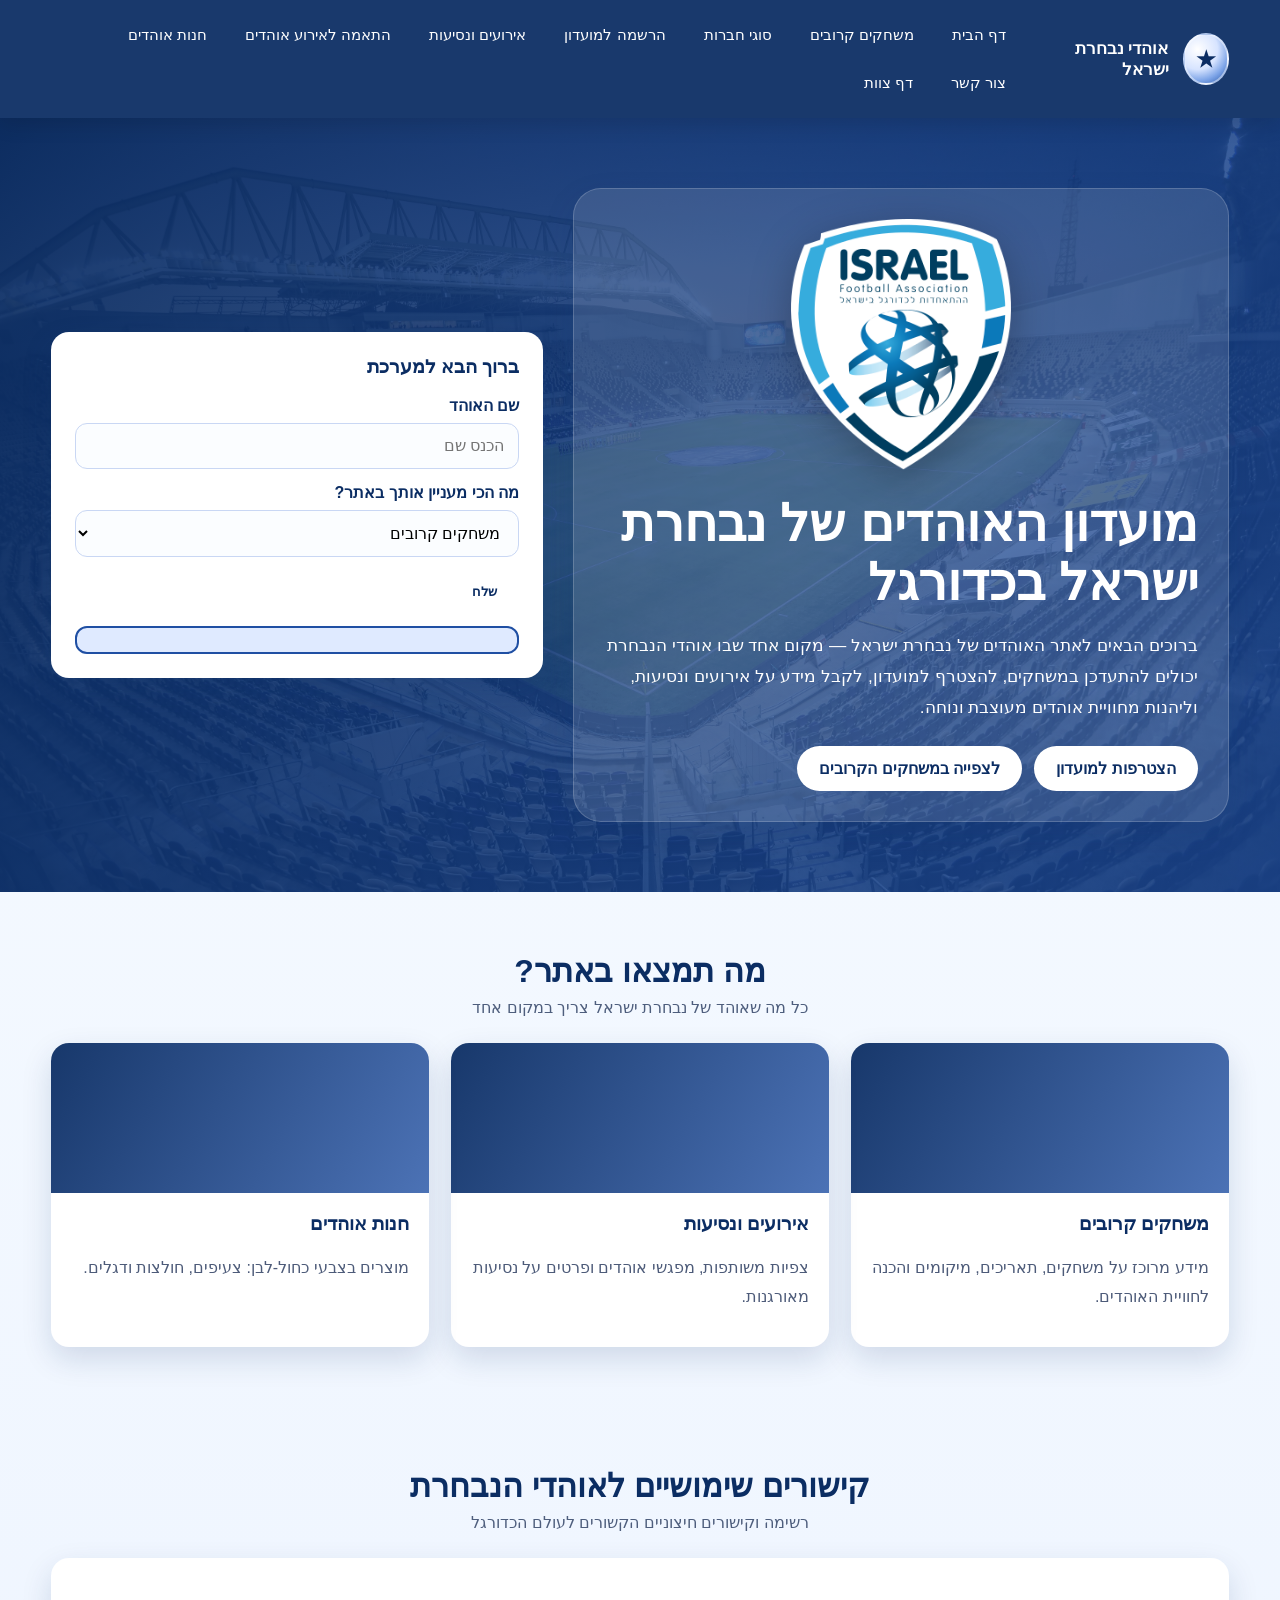
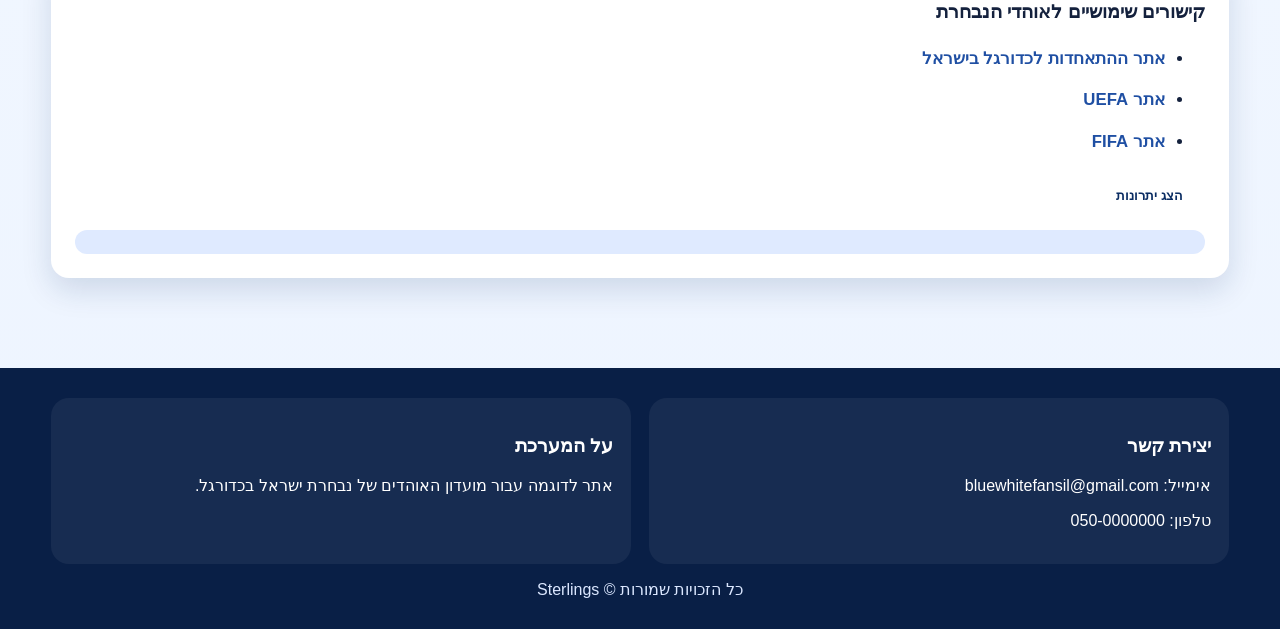
<file: index.html>
<!DOCTYPE html>
<html lang="he">
<head>
    <meta charset="UTF-8">
    <meta name="viewport" content="width=device-width, initial-scale=1.0">
    <title>אוהדי נבחרת ישראל - דף הבית</title>
    <link rel="stylesheet" href="style.css">
    <script src="script.js"></script>
</head>
<body>

<header>
    <div class="navbar">
        <div class="brand">
            <div class="logo-circle">★</div>
            <div>אוהדי נבחרת ישראל</div>
        </div>
        <nav class="nav-links">
            <a href="index.html">דף הבית</a>
            <a href="games.html">משחקים קרובים</a>
            <a href="join.html">סוגי חברות</a>
            <a href="join_db.php">הרשמה למועדון</a>
            <a href="events.html">אירועים ונסיעות</a>
            <a href="fan_event_check.html">התאמה לאירוע אוהדים</a>
            <a href="shop.html">חנות אוהדים</a>
            <a href="contact.html">צור קשר</a>
            <a href="team.html">דף צוות</a>
        </nav>
    </div>
</header>

<section class="hero">
    <div class="container hero-grid">
        <div class="hero-card">
            <img src="Israel_football_association.png" alt="לוגו ההתאחדות לכדורגל בישראל" class="home-logo">
            <h1>מועדון האוהדים של נבחרת ישראל בכדורגל</h1>
            <p>
                ברוכים הבאים לאתר האוהדים של נבחרת ישראל — מקום אחד שבו אוהדי הנבחרת יכולים
                להתעדכן במשחקים, להצטרף למועדון, לקבל מידע על אירועים ונסיעות,
                וליהנות מחוויית אוהדים מעוצבת ונוחה.
            </p>
            <div class="hero-actions">
                <a class="btn btn-primary" href="join.html">הצטרפות למועדון</a>
                <a class="btn btn-primary" href="games.html">לצפייה במשחקים הקרובים</a>
            </div>
        </div>

        <div class="hero-form">
            <div class="panel">
                <h3>ברוך הבא למערכת</h3>
                <div class="form-row">
                    <label for="fanName">שם האוהד</label>
                    <input type="text" id="fanName" placeholder="הכנס שם">
                </div>
                <div class="form-row">
                    <label for="favoriteArea">מה הכי מעניין אותך באתר?</label>
                    <select id="favoriteArea">
                        <option>משחקים קרובים</option>
                        <option>אירועים ונסיעות</option>
                        <option>חנות אוהדים</option>
                        <option>הצטרפות למועדון</option>
                    </select>
                </div>
                <button class="btn btn-primary" onclick="showGreeting()">שלח</button>
                <div class="notice" id="welcomeResult"></div>
            </div>
        </div>
    </div>
</section>

<section class="section">
    <div class="container">
        <div class="section-title">
            <h2>מה תמצאו באתר?</h2>
            <p>כל מה שאוהד של נבחרת ישראל צריך במקום אחד</p>
        </div>

        <div class="cards">
            <div class="card">
                <div class="card-top"></div>
                <div class="card-body">
                    <h3>משחקים קרובים</h3>
                    <p class="meta">מידע מרוכז על משחקים, תאריכים, מיקומים והכנה לחוויית האוהדים.</p>
                </div>
            </div>

            <div class="card">
                <div class="card-top"></div>
                <div class="card-body">
                    <h3>אירועים ונסיעות</h3>
                    <p class="meta">צפיות משותפות, מפגשי אוהדים ופרטים על נסיעות מאורגנות.</p>
                </div>
            </div>

            <div class="card">
                <div class="card-top"></div>
                <div class="card-body">
                    <h3>חנות אוהדים</h3>
                    <p class="meta">מוצרים בצבעי כחול-לבן: צעיפים, חולצות ודגלים.</p>
                </div>
            </div>
        </div>
    </div>
</section>

<section class="section">
    <div class="container">
        <div class="section-title">
            <h2>קישורים שימושיים לאוהדי הנבחרת</h2>
            <p>רשימה וקישורים חיצוניים הקשורים לעולם הכדורגל</p>
        </div>

        <div class="panel">
            <h3>קישורים שימושיים לאוהדי הנבחרת</h3>

            <ul class="external-links">
                <li>
                    <a href="https://www.football.org.il" target="_blank">
                        אתר ההתאחדות לכדורגל בישראל
                    </a>
                </li>
                <li>
                    <a href="https://www.uefa.com" target="_blank">
                        אתר UEFA
                    </a>
                </li>
                <li>
                    <a href="https://www.fifa.com" target="_blank">
                        אתר FIFA
                    </a>
                </li>
            </ul>
            <button class="btn btn-primary" onclick="showFanBenefits()">הצג יתרונות</button>
<div class="notice" id="benefitsOutput"></div>
        </div>
    </div>
</section>

<footer>
    <div class="footer-grid">
        <div class="footer-box">
            <h3>יצירת קשר</h3>
            <p>אימייל: bluewhitefansil@gmail.com</p>
            <p>טלפון: 050-0000000</p>
        </div>
        <div class="footer-box">
            <h3>על המערכת</h3>
            <p>אתר לדוגמה עבור מועדון האוהדים של נבחרת ישראל בכדורגל.</p>
        </div>
    </div>
    <div class="small-center">כל הזכויות שמורות © Sterlings </div>
</footer>

</body>
</html>
</file>
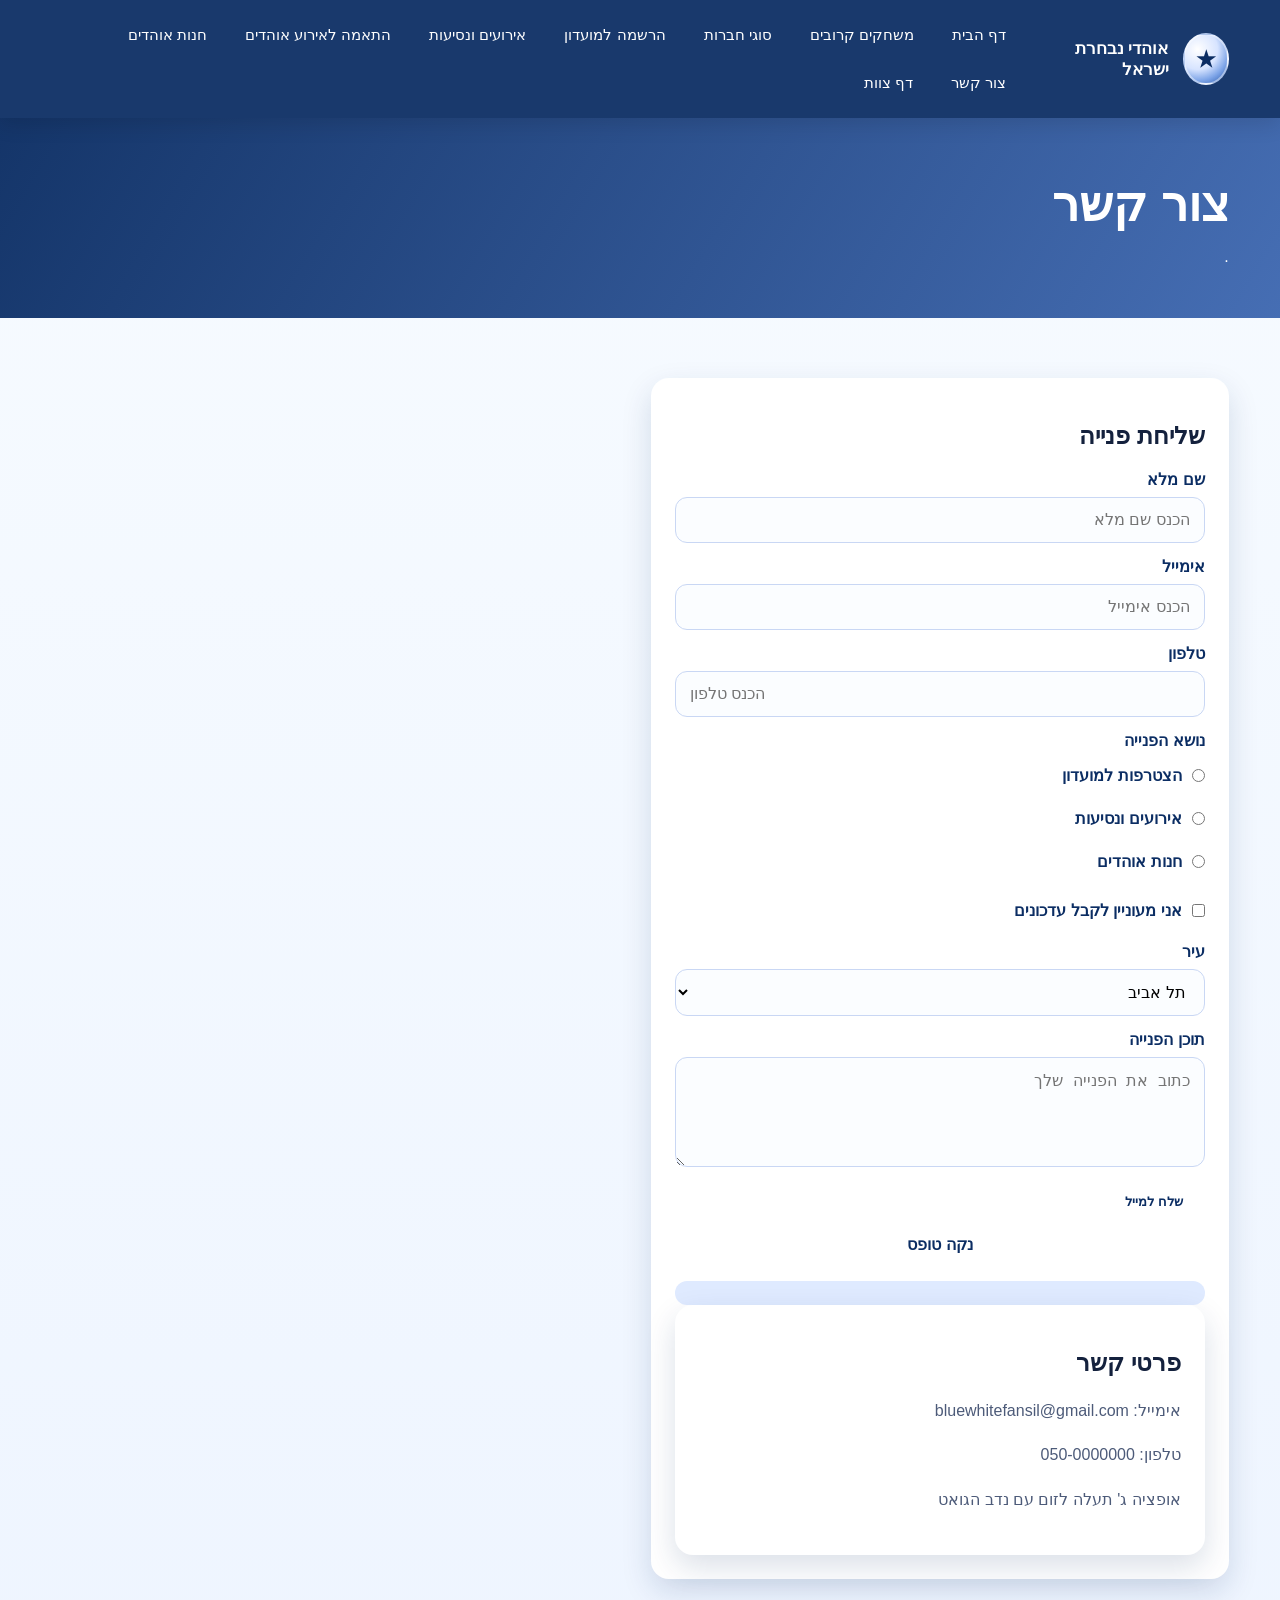
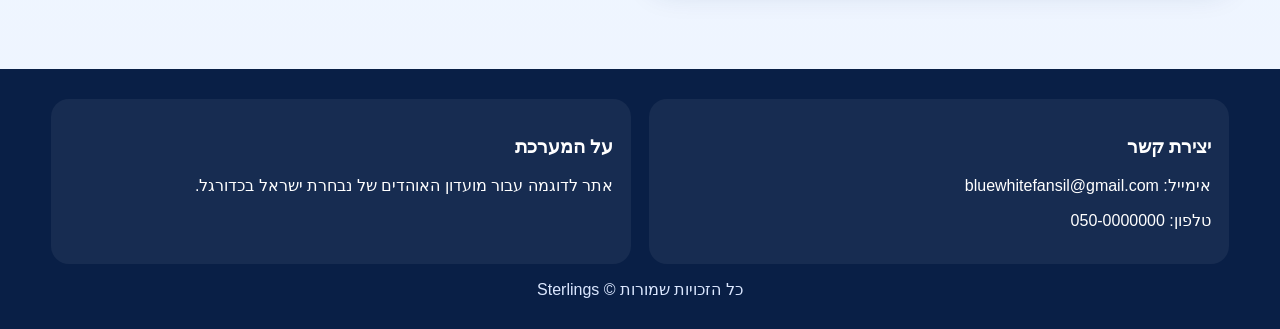
<file: contact.html>
<!DOCTYPE html>
<html lang="he">
<head>
    <meta charset="UTF-8">
    <meta name="viewport" content="width=device-width, initial-scale=1.0">
    <title>צור קשר</title>
    <link rel="stylesheet" href="style.css">
    <script src="script.js"></script>
</head>
<body>

<header>
    <div class="navbar">
        <div class="brand">
            <div class="logo-circle">★</div>
            <div>אוהדי נבחרת ישראל</div>
        </div>
         <nav class="nav-links">
            <a href="index.html">דף הבית</a>
            <a href="games.html">משחקים קרובים</a>
            <a href="join.html">סוגי חברות</a>
            <a href="join_db.php">הרשמה למועדון</a>
            <a href="events.html">אירועים ונסיעות</a>
            <a href="fan_event_check.html">התאמה לאירוע אוהדים</a>
            <a href="shop.html">חנות אוהדים</a>
            <a href="contact.html">צור קשר</a>
            <a href="team.html">דף צוות</a>
        </nav>
    </div>
</header>

<section class="page-hero">
    <div class="container">
        <h1>צור קשר</h1>
        <p>.</p>
    </div>
</section>

<section class="section">
    <div class="container split">
        <div class="panel">
            <h2>שליחת פנייה</h2>
            <form class="contact-form">
    <div class="form-row">
        <label for="contactName">שם מלא</label>
        <input type="text" id="contactName" name="fullName" placeholder="הכנס שם מלא">
    </div>

    <div class="form-row">
        <label for="contactEmail">אימייל</label>
        <input type="email" id="contactEmail" name="email" placeholder="הכנס אימייל">
    </div>

    <div class="form-row">
        <label for="contactPhone">טלפון</label>
        <input type="tel" id="contactPhone" name="phone" placeholder="הכנס טלפון">
    </div>

    <div class="form-row">
    <label>נושא הפנייה</label>

    <div class="choice-row">
        <input type="radio" id="topicJoin" name="topic" value="join">
        <label for="topicJoin">הצטרפות למועדון</label>
    </div>

    <div class="choice-row">
        <input type="radio" id="topicEvents" name="topic" value="events">
        <label for="topicEvents">אירועים ונסיעות</label>
    </div>

    <div class="choice-row">
        <input type="radio" id="topicShop" name="topic" value="shop">
        <label for="topicShop">חנות אוהדים</label>
    </div>
</div>

    <div class="form-row">
        <div class="choice-row">
            <input type="checkbox" id="updates" name="updates" value="yes">
            <label for="updates">אני מעוניין לקבל עדכונים</label>
        </div>
    </div>

    <div class="form-row">
        <label for="contactCity">עיר</label>
        <select id="contactCity" name="city">
            <option value="תל אביב">תל אביב</option>
            <option value="חיפה">חיפה</option>
            <option value="ירושלים">ירושלים</option>
            <option value="באר שבע">באר שבע</option>
            <option value="אחר">אחר</option>
        </select>
    </div>

    <div class="form-row">
        <label for="contactMessage">תוכן הפנייה</label>
        <textarea id="contactMessage" name="message" placeholder="כתוב את הפנייה שלך"></textarea>
    </div>


    <button type="button" class="btn btn-primary" onclick="sendMail()">שלח למייל</button>
    <input type="reset" class="btn btn-primary" value="נקה טופס">

    <div class="notice" id="contactResult"></div>
</form>

        <div class="panel">
            <h2>פרטי קשר</h2>
            <p class="meta">אימייל: bluewhitefansil@gmail.com</p>
            <p class="meta">טלפון: 050-0000000</p>
            <p class="meta">אופציה ג' תעלה לזום עם נדב הגואט</p>
        </div>
    </div>
</section>

<footer>
    <div class="footer-grid">
        <div class="footer-box">
            <h3>יצירת קשר</h3>
            <p>אימייל: bluewhitefansil@gmail.com</p>
            <p>טלפון: 050-0000000</p>
        </div>
        <div class="footer-box">
            <h3>על המערכת</h3>
            <p>אתר לדוגמה עבור מועדון האוהדים של נבחרת ישראל בכדורגל.</p>
        </div>
    </div>
    <div class="small-center">כל הזכויות שמורות © Sterlings </div>
</footer>

</body>
</html>
</file>
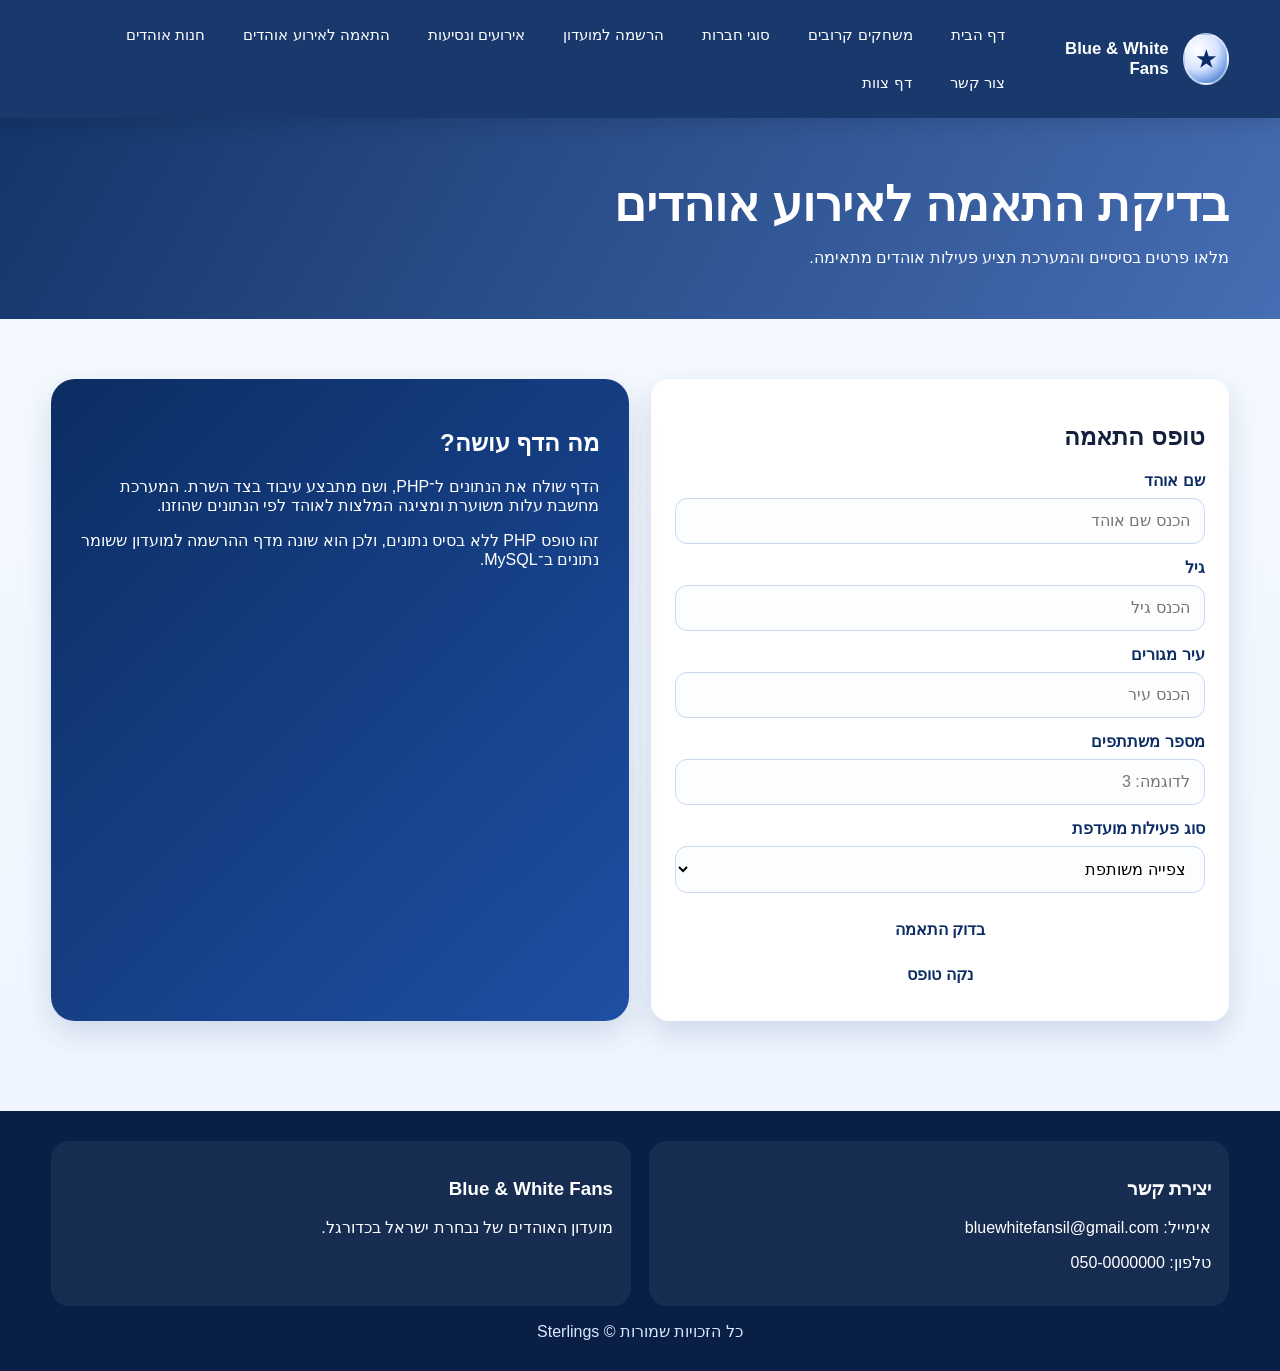
<file: fan_event_check.html>
<!DOCTYPE html>
<html lang="he">
<head>
    <meta charset="UTF-8">
    <meta name="viewport" content="width=device-width, initial-scale=1.0">
    <title>התאמה לאירוע אוהדים</title>
    <link rel="stylesheet" href="style.css">
    <script src="script.js"></script>
</head>
<body>

<header>
    <div class="navbar">
        <div class="brand">
            <div class="logo-circle">★</div>
            <div>Blue & White Fans</div>
        </div>

        <nav class="nav-links">
            <a href="index.html">דף הבית</a>
            <a href="games.html">משחקים קרובים</a>
            <a href="join.html">סוגי חברות</a>
            <a href="join_db.php">הרשמה למועדון</a>
            <a href="events.html">אירועים ונסיעות</a>
            <a href="fan_event_check.html">התאמה לאירוע אוהדים</a>
            <a href="shop.html">חנות אוהדים</a>
            <a href="contact.html">צור קשר</a>
            <a href="team.html">דף צוות</a>
        </nav>
    </div>
</header>

<section class="page-hero">
    <div class="container">
        <h1>בדיקת התאמה לאירוע אוהדים</h1>
        <p>מלאו פרטים בסיסיים והמערכת תציע פעילות אוהדים מתאימה.</p>
    </div>
</section>

<section class="section">
    <div class="container split">

        <div class="panel">
            <h2>טופס התאמה</h2>

            <form action="fan_event_check.php" method="post">
                <div class="form-row">
                    <label for="fanName">שם אוהד</label>
                    <input type="text" id="fanName" name="fanName" placeholder="הכנס שם אוהד">
                </div>

                <div class="form-row">
                    <label for="age">גיל</label>
                    <input type="number" id="age" name="age" min="1" placeholder="הכנס גיל">
                </div>

                <div class="form-row">
                    <label for="city">עיר מגורים</label>
                    <input type="text" id="city" name="city" placeholder="הכנס עיר">
                </div>

                <div class="form-row">
                    <label for="participants">מספר משתתפים</label>
                    <input type="number" id="participants" name="participants" min="1" placeholder="לדוגמה: 3">
                </div>

                <div class="form-row">
                    <label for="activityType">סוג פעילות מועדפת</label>
                    <select id="activityType" name="activityType">
                        <option value="צפייה משותפת">צפייה משותפת</option>
                        <option value="נסיעה למשחק">נסיעה למשחק</option>
                        <option value="מפגש אוהדים">מפגש אוהדים</option>
                    </select>
                </div>

                <input type="submit" class="btn btn-primary" value="בדוק התאמה">
                <input type="reset" class="btn btn-primary" value="נקה טופס">
            </form>
        </div>

        <div class="banner">
            <h2>מה הדף עושה?</h2>
            <p>
                הדף שולח את הנתונים ל־PHP, ושם מתבצע עיבוד בצד השרת.
                המערכת מחשבת עלות משוערת ומציגה המלצות לאוהד לפי הנתונים שהוזנו.
            </p>
            <p>
                זהו טופס PHP ללא בסיס נתונים, ולכן הוא שונה מדף ההרשמה למועדון ששומר נתונים ב־MySQL.
            </p>
        </div>

    </div>
</section>

<footer>
    <div class="footer-grid">
        <div class="footer-box">
            <h3>יצירת קשר</h3>
            <p>אימייל: bluewhitefansil@gmail.com</p>
            <p>טלפון: 050-0000000</p>
        </div>

        <div class="footer-box">
            <h3>Blue & White Fans</h3>
            <p>מועדון האוהדים של נבחרת ישראל בכדורגל.</p>
        </div>
    </div>

    <div class="small-center">כל הזכויות שמורות © Sterlings </div>
</footer>

</body>
</html>
</file>
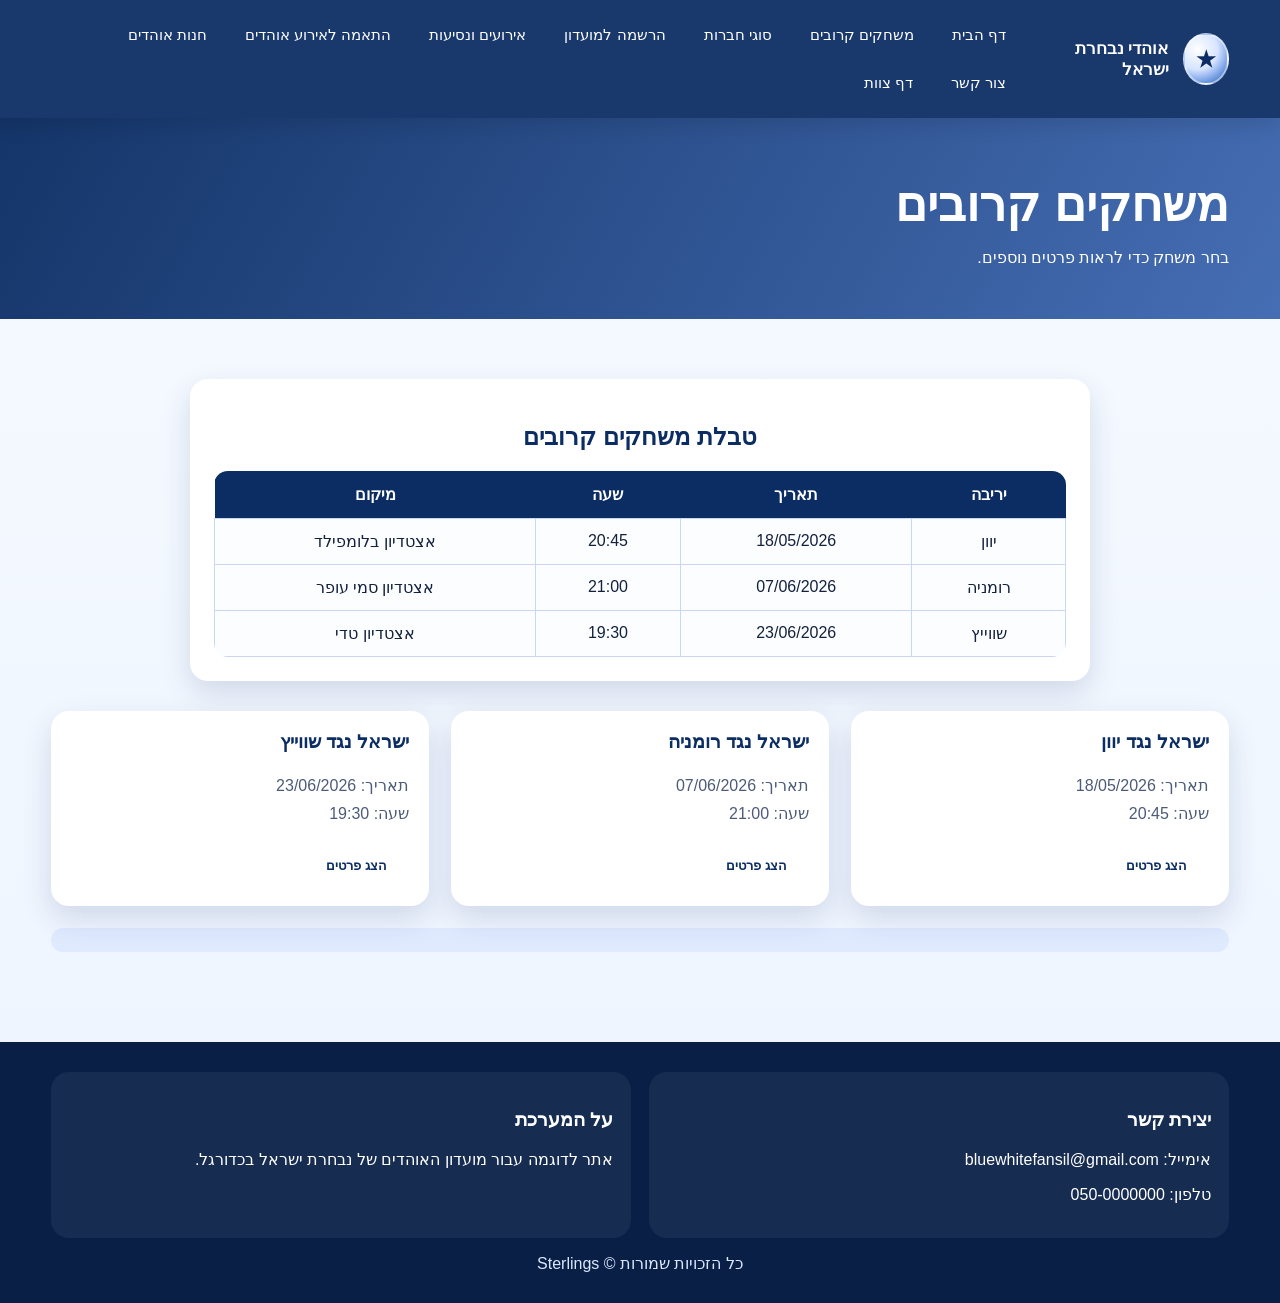
<file: games.html>
<!DOCTYPE html>
<html lang="he">
<head>
    <meta charset="UTF-8">
    <meta name="viewport" content="width=device-width, initial-scale=1.0">
    <title>משחקים קרובים</title>
    <link rel="stylesheet" href="style.css">
    <script src="script.js"></script>
</head>
<body>

<header>
    <div class="navbar">
        <div class="brand">
            <div class="logo-circle">★</div>
            <div>אוהדי נבחרת ישראל</div>
        </div>
         <nav class="nav-links">
            <a href="index.html">דף הבית</a>
            <a href="games.html">משחקים קרובים</a>
            <a href="join.html">סוגי חברות</a>
            <a href="join_db.php">הרשמה למועדון</a>
            <a href="events.html">אירועים ונסיעות</a>
            <a href="fan_event_check.html">התאמה לאירוע אוהדים</a>
            <a href="shop.html">חנות אוהדים</a>
            <a href="contact.html">צור קשר</a>
            <a href="team.html">דף צוות</a>
        </nav>
    </div>
</header>

<section class="page-hero">
    <div class="container">
        <h1>משחקים קרובים</h1>
        <p>בחר משחק כדי לראות פרטים נוספים.</p>
    </div>
</section>

<section class="section">
    <div class="container">
        <div class="panel games-table-box">
    <h2>טבלת משחקים קרובים</h2>

    <table class="games-table">
        <tr>
            <th>יריבה</th>
            <th>תאריך</th>
            <th>שעה</th>
            <th>מיקום</th>
        </tr>
        <tr>
            <td>יוון</td>
            <td>18/05/2026</td>
            <td>20:45</td>
            <td>אצטדיון בלומפילד</td>
        </tr>
        <tr>
            <td>רומניה</td>
            <td>07/06/2026</td>
            <td>21:00</td>
            <td>אצטדיון סמי עופר</td>
        </tr>
        <tr>
            <td>שווייץ</td>
            <td>23/06/2026</td>
            <td>19:30</td>
            <td>אצטדיון טדי</td>
        </tr>
    </table>
</div>
        <div class="cards">
            <div class="card"><div class="card-body">
                <h3>ישראל נגד יוון</h3>
                <p class="meta">תאריך: 18/05/2026<br>שעה: 20:45</p>
                <button class="btn btn-primary" onclick="showGameInfo('יוון','18/05/2026','אצטדיון בלומפילד')">הצג פרטים</button>
            </div></div>
            <div class="card"><div class="card-body">
                <h3>ישראל נגד רומניה</h3>
                <p class="meta">תאריך: 07/06/2026<br>שעה: 21:00</p>
                <button class="btn btn-primary" onclick="showGameInfo('רומניה','07/06/2026','אצטדיון סמי עופר')">הצג פרטים</button>
            </div></div>
            <div class="card"><div class="card-body">
                <h3>ישראל נגד שווייץ</h3>
                <p class="meta">תאריך: 23/06/2026<br>שעה: 19:30</p>
                <button class="btn btn-primary" onclick="showGameInfo('שווייץ','23/06/2026','אצטדיון טדי')">הצג פרטים</button>
            </div></div>
        </div>
        <div class="notice" id="gameInfo" style="margin-top:22px;"></div>
    </div>
</section>

<footer>
    <div class="footer-grid">
        <div class="footer-box">
            <h3>יצירת קשר</h3>
            <p>אימייל: bluewhitefansil@gmail.com</p>
            <p>טלפון: 050-0000000</p>
        </div>
        <div class="footer-box">
            <h3>על המערכת</h3>
            <p>אתר לדוגמה עבור מועדון האוהדים של נבחרת ישראל בכדורגל.</p>
        </div>
    </div>
    <div class="small-center">כל הזכויות שמורות © Sterlings </div>
</footer>

</body>
</html>
</file>
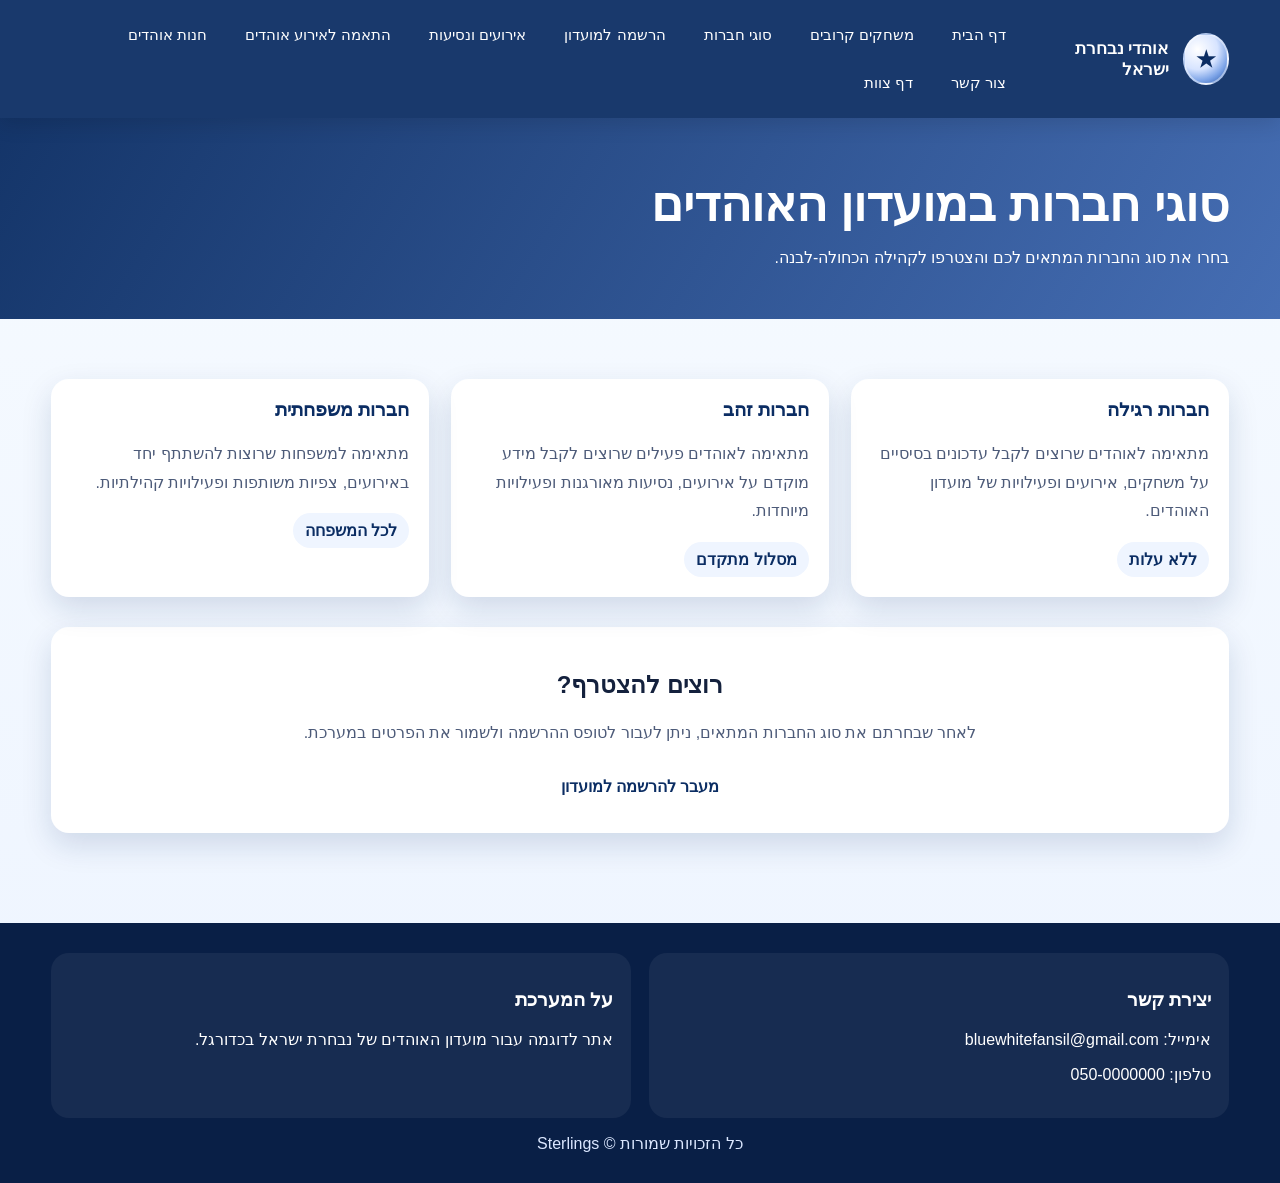
<file: join.html>
<!DOCTYPE html>
<html lang="he">
<head>
    <meta charset="UTF-8">
    <meta name="viewport" content="width=device-width, initial-scale=1.0">
    <title>הצטרפות למועדון</title>
    <link rel="stylesheet" href="style.css">
    <script src="script.js"></script>
</head>
<body>

<header>
    <div class="navbar">
        <div class="brand">
            <div class="logo-circle">★</div>
            <div>אוהדי נבחרת ישראל</div>
        </div>
        <nav class="nav-links">
            <a href="index.html">דף הבית</a>
            <a href="games.html">משחקים קרובים</a>
            <a href="join.html">סוגי חברות</a>
            <a href="join_db.php">הרשמה למועדון</a>
            <a href="events.html">אירועים ונסיעות</a>
            <a href="fan_event_check.html">התאמה לאירוע אוהדים</a>
            <a href="shop.html">חנות אוהדים</a>
            <a href="contact.html">צור קשר</a>
            <a href="team.html">דף צוות</a>
        </nav>
    </div>
</header>

<section class="page-hero">
    <div class="container">
        <h1>סוגי חברות במועדון האוהדים</h1>
        <p>בחרו את סוג החברות המתאים לכם והצטרפו לקהילה הכחולה-לבנה.</p>
    </div>
</section>

<section class="section">
    <div class="container">
        <div class="cards">

            <div class="card">
                <div class="card-body">
                    <h3>חברות רגילה</h3>
                    <p class="meta">
                        מתאימה לאוהדים שרוצים לקבל עדכונים בסיסיים על משחקים,
                        אירועים ופעילויות של מועדון האוהדים.
                    </p>
                    <span class="price-tag">ללא עלות</span>
                </div>
            </div>

            <div class="card">
                <div class="card-body">
                    <h3>חברות זהב</h3>
                    <p class="meta">
                        מתאימה לאוהדים פעילים שרוצים לקבל מידע מוקדם על אירועים,
                        נסיעות מאורגנות ופעילויות מיוחדות.
                    </p>
                    <span class="price-tag">מסלול מתקדם</span>
                </div>
            </div>

            <div class="card">
                <div class="card-body">
                    <h3>חברות משפחתית</h3>
                    <p class="meta">
                        מתאימה למשפחות שרוצות להשתתף יחד באירועים,
                        צפיות משותפות ופעילויות קהילתיות.
                    </p>
                    <span class="price-tag">לכל המשפחה</span>
                </div>
            </div>

        </div>

        <div class="panel" style="margin-top: 30px; text-align: center;">
            <h2>רוצים להצטרף?</h2>
            <p class="meta">
                לאחר שבחרתם את סוג החברות המתאים, ניתן לעבור לטופס ההרשמה
                ולשמור את הפרטים במערכת.
            </p>

            <a href="join_db.php" class="btn btn-primary">מעבר להרשמה למועדון</a>
        </div>
    </div>
</section>

<footer>
    <div class="footer-grid">
        <div class="footer-box">
            <h3>יצירת קשר</h3>
            <p>אימייל: bluewhitefansil@gmail.com</p>
            <p>טלפון: 050-0000000</p>
        </div>
        <div class="footer-box">
            <h3>על המערכת</h3>
            <p>אתר לדוגמה עבור מועדון האוהדים של נבחרת ישראל בכדורגל.</p>
        </div>
    </div>
    <div class="small-center">כל הזכויות שמורות © Sterlings </div>
</footer>

</body>
</html>
</file>
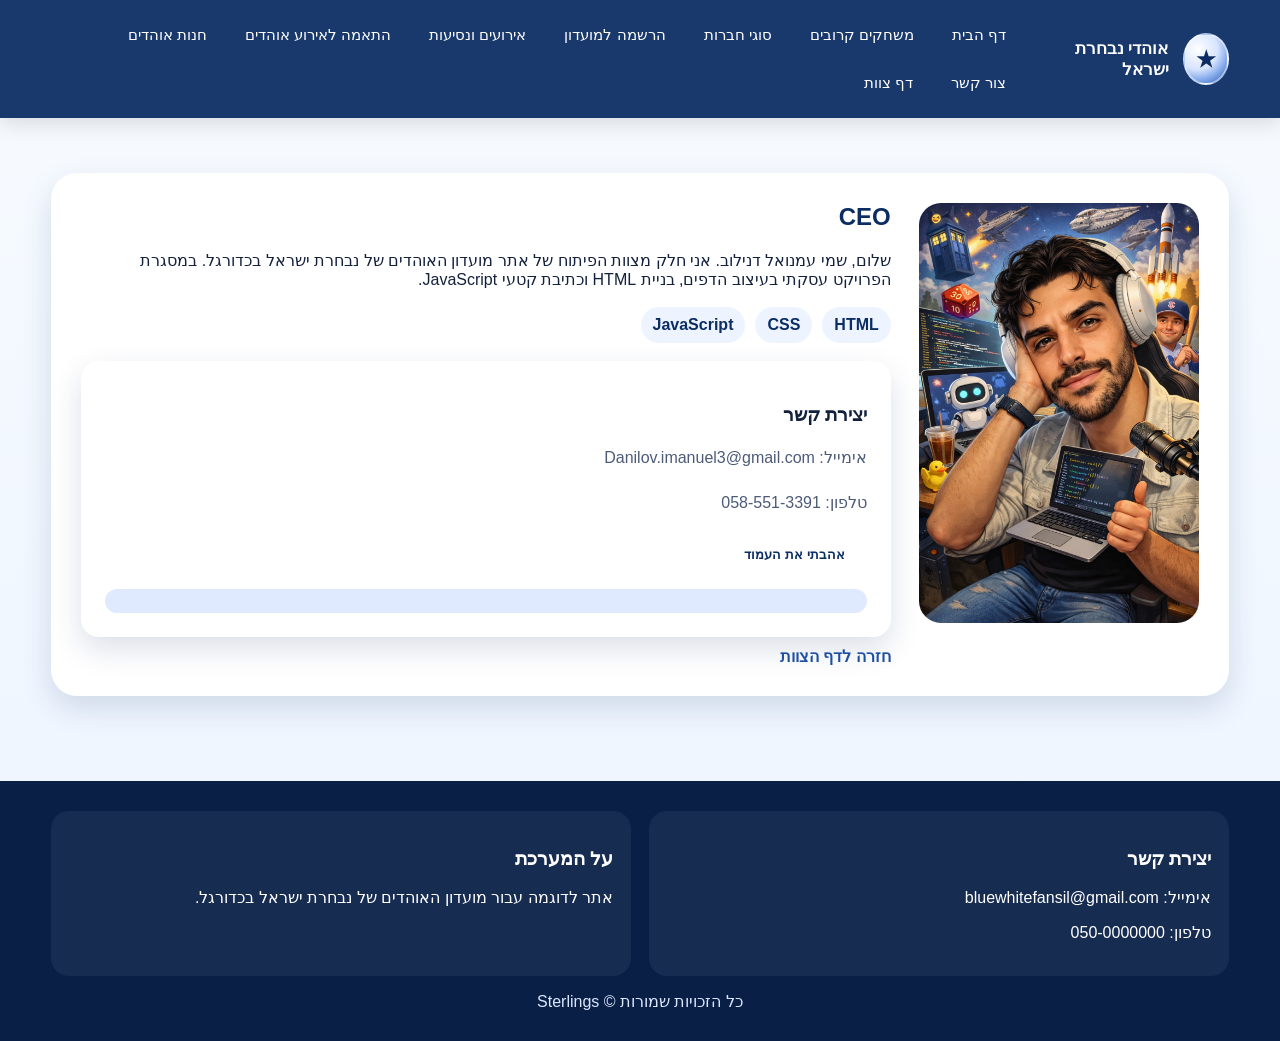
<file: member1.html>
<!DOCTYPE html>
<html lang="he">
<head>
    <meta charset="UTF-8">
    <meta name="viewport" content="width=device-width, initial-scale=1.0">
    <title>חבר צוות 1</title>
    <link rel="stylesheet" href="style.css">
    <script src="script.js"></script>
</head>
<body>

<header>
    <div class="navbar">
        <div class="brand">
            <div class="logo-circle">★</div>
            <div>אוהדי נבחרת ישראל</div>
        </div>
         <nav class="nav-links">
            <a href="index.html">דף הבית</a>
            <a href="games.html">משחקים קרובים</a>
            <a href="join.html">סוגי חברות</a>
            <a href="join_db.php">הרשמה למועדון</a>
            <a href="events.html">אירועים ונסיעות</a>
            <a href="fan_event_check.html">התאמה לאירוע אוהדים</a>
            <a href="shop.html">חנות אוהדים</a>
            <a href="contact.html">צור קשר</a>
            <a href="team.html">דף צוות</a>
        </nav>
    </div>
</header>

<section class="member-layout">
    <div class="container">
        <div class="member-card">
            <div class="member-photo">
                 <img src="Emmanuel.png" alt="תמונה של חבר צוות 1" class="profile-img">
                    </div>
                        <div class="member-info">
                         <h2>CEO</h2>
                             <p>
            שלום, שמי עמנואל דנילוב. אני חלק מצוות הפיתוח של אתר מועדון האוהדים
            של נבחרת ישראל בכדורגל. במסגרת הפרויקט עסקתי בעיצוב הדפים,
            בניית HTML וכתיבת קטעי JavaScript.
                             </p>

                <div class="badge-row">
                    <span class="badge">HTML</span>
                    <span class="badge">CSS</span>
                    <span class="badge">JavaScript</span>
                </div>

                <div class="panel">
                    <h3>יצירת קשר</h3>
                    <p class="meta">אימייל: Danilov.imanuel3@gmail.com</p>
                    <p class="meta">טלפון: 058-551-3391</p>
                    <button class="btn btn-primary" onclick="sendMemberMessage('memberMsg1')">אהבתי את העמוד</button>
                    <div class="notice" id="memberMsg1"></div>
                </div>

                <a class="back-link" href="team.html">חזרה לדף הצוות</a>
            </div>
        </div>
    </div>
</section>

<footer>
    <div class="footer-grid">
        <div class="footer-box">
            <h3>יצירת קשר</h3>
            <p>אימייל: bluewhitefansil@gmail.com</p>
            <p>טלפון: 050-0000000</p>
        </div>
        <div class="footer-box">
            <h3>על המערכת</h3>
            <p>אתר לדוגמה עבור מועדון האוהדים של נבחרת ישראל בכדורגל.</p>
        </div>
    </div>
    <div class="small-center">כל הזכויות שמורות © Sterlings </div>
</footer>

</body>
</html>
</file>
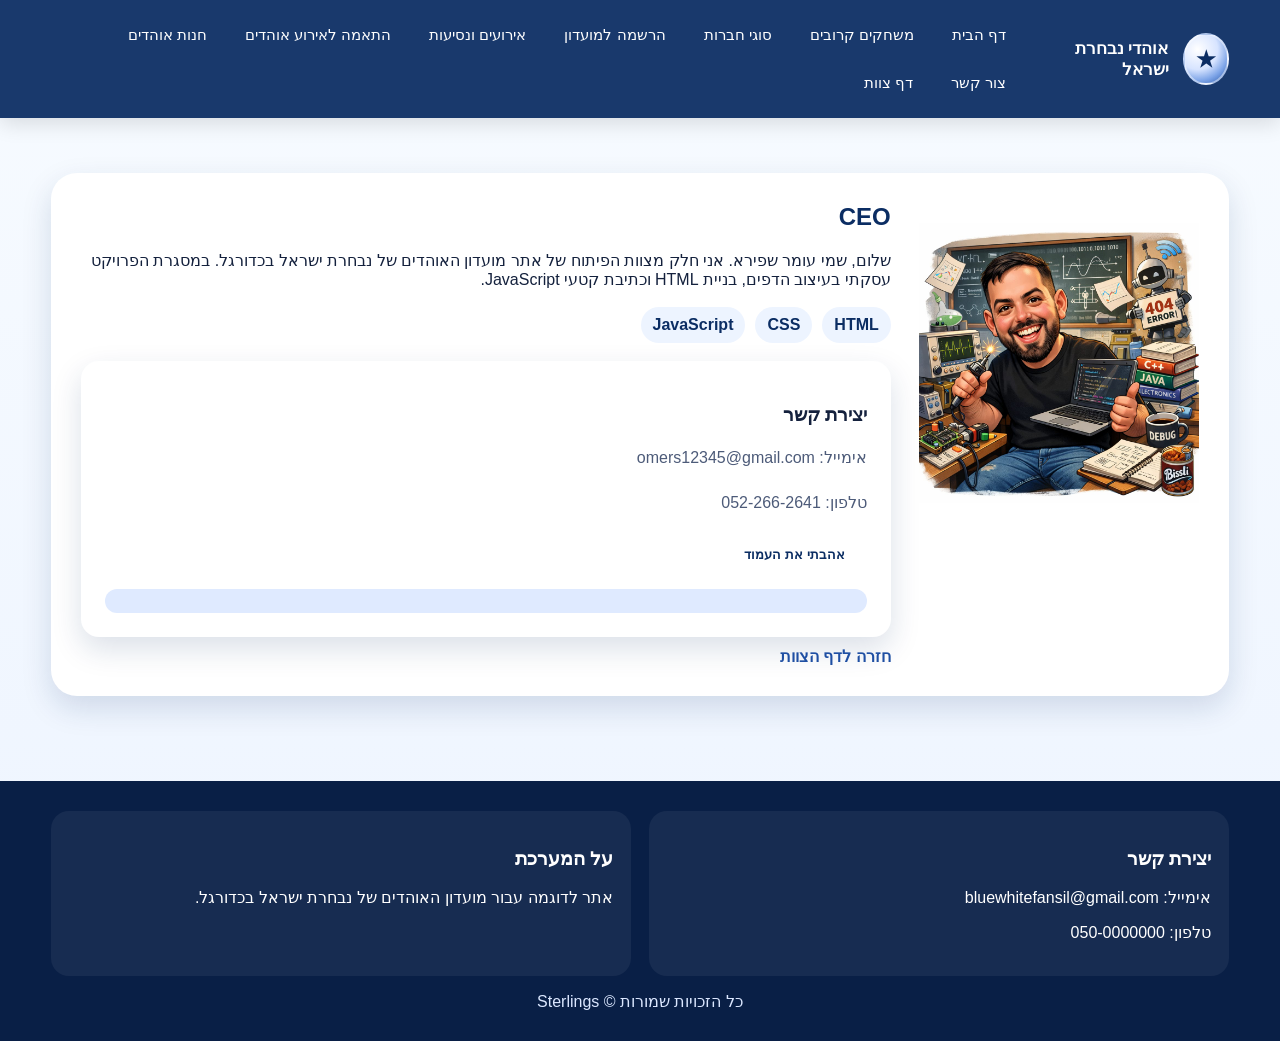
<file: member2.html>
<!DOCTYPE html>
<html lang="he">
<head>
    <meta charset="UTF-8">
    <meta name="viewport" content="width=device-width, initial-scale=1.0">
    <title>חבר צוות 2</title>
    <link rel="stylesheet" href="style.css">
    <script src="script.js"></script>
</head>
<body>

<header>
    <div class="navbar">
        <div class="brand">
            <div class="logo-circle">★</div>
            <div>אוהדי נבחרת ישראל</div>
        </div>
        <nav class="nav-links">
            <a href="index.html">דף הבית</a>
            <a href="games.html">משחקים קרובים</a>
            <a href="join.html">סוגי חברות</a>
            <a href="join_db.php">הרשמה למועדון</a>
            <a href="events.html">אירועים ונסיעות</a>
            <a href="fan_event_check.html">התאמה לאירוע אוהדים</a>
            <a href="shop.html">חנות אוהדים</a>
            <a href="contact.html">צור קשר</a>
            <a href="team.html">דף צוות</a>
        </nav>
    </div>
</header>

<section class="member-layout">
    <div class="container">
        <div class="member-card">
            <div class="member-photo">
                 <img src="omer_shapira.jpeg" alt="תמונה של חבר צוות 2" class="profile-img">
                    </div>
            <div class="member-info">
                <h2>CEO</h2>
                <p>
            שלום, שמי עומר שפירא. אני חלק מצוות הפיתוח של אתר מועדון האוהדים
            של נבחרת ישראל בכדורגל. במסגרת הפרויקט עסקתי בעיצוב הדפים,
            בניית HTML וכתיבת קטעי JavaScript.
                             </p>

                <div class="badge-row">
                    <span class="badge">HTML</span>
                    <span class="badge">CSS</span>
                    <span class="badge">JavaScript</span>
                </div>

                <div class="panel">
                    <h3>יצירת קשר</h3>
                    <p class="meta">אימייל: omers12345@gmail.com</p>
                    <p class="meta">טלפון: 052-266-2641</p>
                    <button class="btn btn-primary" onclick="sendMemberMessage('memberMsg2')">אהבתי את העמוד</button>
                    <div class="notice" id="memberMsg2"></div>
                </div>

                <a class="back-link" href="team.html">חזרה לדף הצוות</a>
            </div>
        </div>
    </div>
</section>

<footer>
    <div class="footer-grid">
        <div class="footer-box">
            <h3>יצירת קשר</h3>
            <p>אימייל: bluewhitefansil@gmail.com</p>
            <p>טלפון: 050-0000000</p>
        </div>
        <div class="footer-box">
            <h3>על המערכת</h3>
            <p>אתר לדוגמה עבור מועדון האוהדים של נבחרת ישראל בכדורגל.</p>
        </div>
    </div>
    <div class="small-center">כל הזכויות שמורות © Sterlings </div>
</footer>

</body>
</html>
</file>
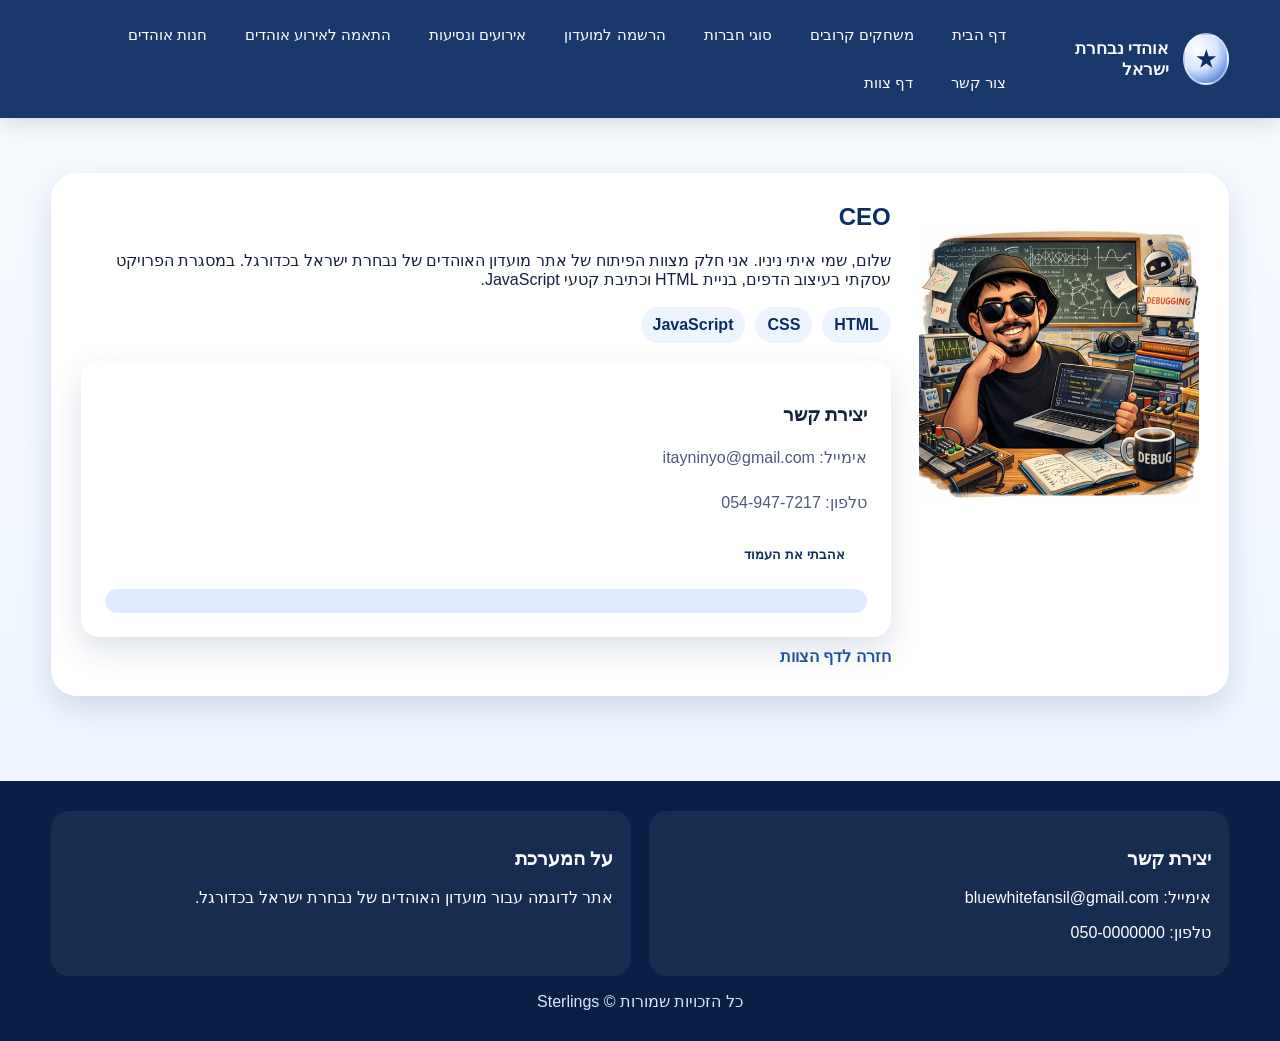
<file: member3.html>
<!DOCTYPE html>
<html lang="he">
<head>
    <meta charset="UTF-8">
    <meta name="viewport" content="width=device-width, initial-scale=1.0">
    <title>חבר צוות 3</title>
    <link rel="stylesheet" href="style.css">
    <script src="script.js"></script>
</head>
<body>

<header>
    <div class="navbar">
        <div class="brand">
            <div class="logo-circle">★</div>
           <div>אוהדי נבחרת ישראל</div>
        </div>
       <nav class="nav-links">
            <a href="index.html">דף הבית</a>
            <a href="games.html">משחקים קרובים</a>
            <a href="join.html">סוגי חברות</a>
            <a href="join_db.php">הרשמה למועדון</a>
            <a href="events.html">אירועים ונסיעות</a>
            <a href="fan_event_check.html">התאמה לאירוע אוהדים</a>
            <a href="shop.html">חנות אוהדים</a>
            <a href="contact.html">צור קשר</a>
            <a href="team.html">דף צוות</a>
        </nav>
    </div>
</header>

<section class="member-layout">
    <div class="container">
        <div class="member-card">
            <div class="member-photo">
                 <img src="Itay_Ninio.jpeg" alt="תמונה של חבר צוות 3" class="profile-img">
                    </div>
            <div class="member-info">
                <h2>CEO</h2>
                <p>
            שלום, שמי איתי ניניו. אני חלק מצוות הפיתוח של אתר מועדון האוהדים
            של נבחרת ישראל בכדורגל. במסגרת הפרויקט עסקתי בעיצוב הדפים,
            בניית HTML וכתיבת קטעי JavaScript.
                             </p>

                <div class="badge-row">
                    <span class="badge">HTML</span>
                    <span class="badge">CSS</span>
                    <span class="badge">JavaScript</span>
                </div>

                <div class="panel">
                    <h3>יצירת קשר</h3>
                    <p class="meta">אימייל: itayninyo@gmail.com</p>
                    <p class="meta">טלפון: 054-947-7217</p>
                    <button class="btn btn-primary" onclick="sendMemberMessage('memberMsg3')">אהבתי את העמוד</button>
                    <div class="notice" id="memberMsg3"></div>
                </div>

                <a class="back-link" href="team.html">חזרה לדף הצוות</a>
            </div>
        </div>
    </div>
</section>

<footer>
    <div class="footer-grid">
        <div class="footer-box">
            <h3>יצירת קשר</h3>
            <p>אימייל: bluewhitefansil@gmail.com</p>
            <p>טלפון: 050-0000000</p>
        </div>
        <div class="footer-box">
            <h3>על המערכת</h3>
            <p>אתר לדוגמה עבור מועדון האוהדים של נבחרת ישראל בכדורגל.</p>
        </div>
    </div>
    <div class="small-center">כל הזכויות שמורות © Sterlings </div>
</footer>

</body>
</html>
</file>
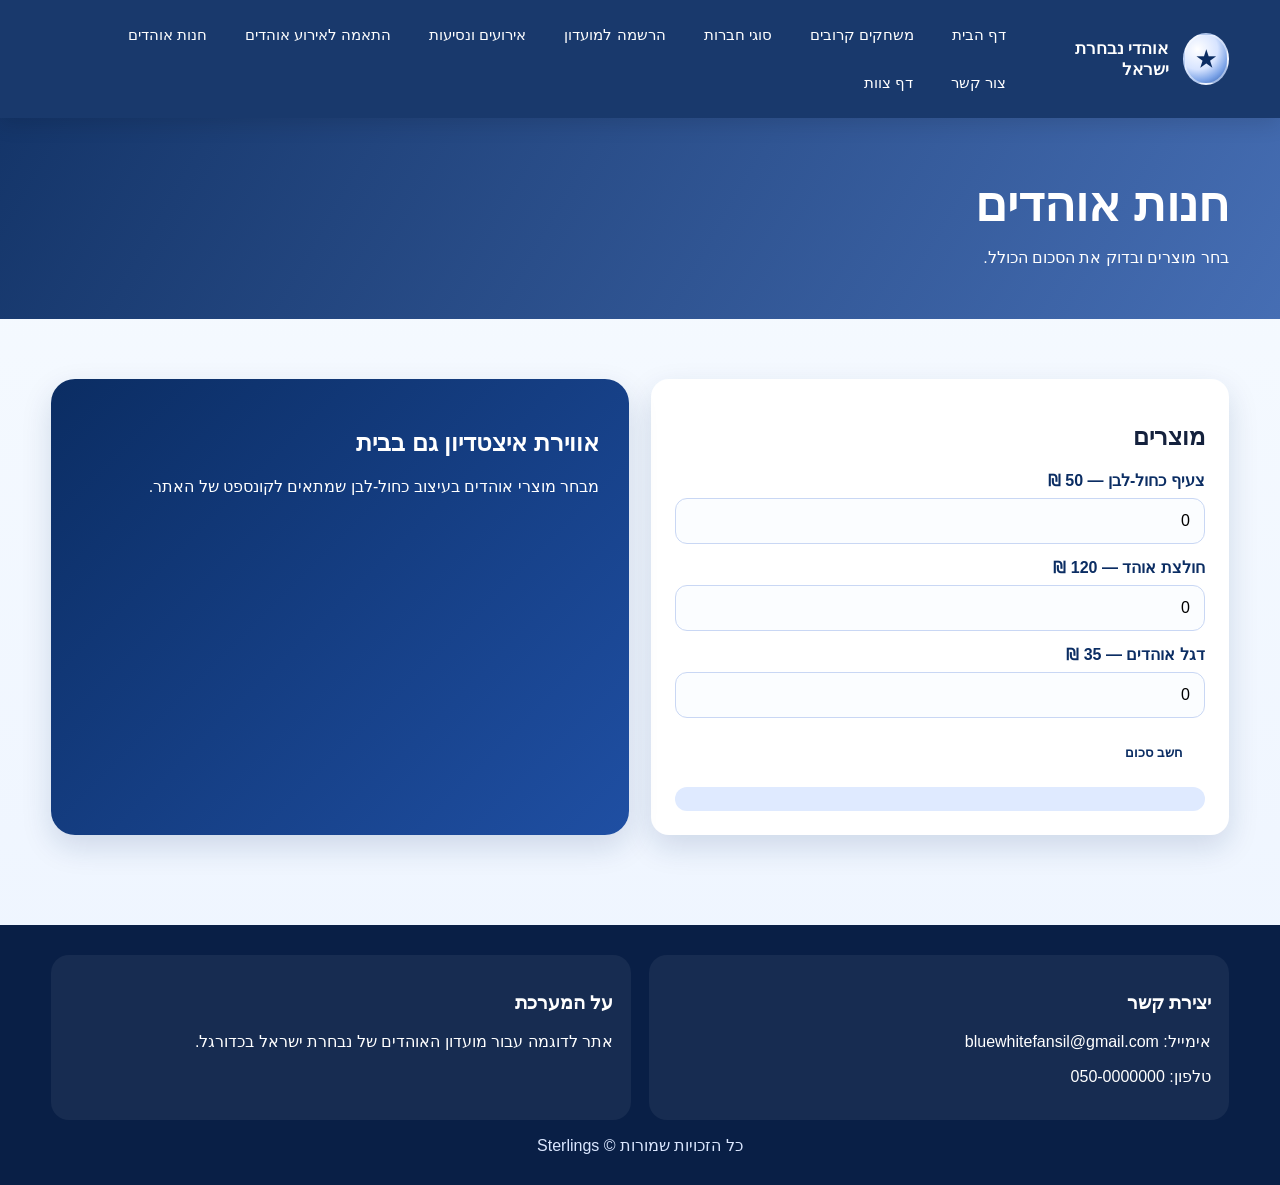
<file: shop.html>
<!DOCTYPE html>
<html lang="he">
<head>
    <meta charset="UTF-8">
    <meta name="viewport" content="width=device-width, initial-scale=1.0">
    <title>חנות אוהדים</title>
    <link rel="stylesheet" href="style.css">
    <script src="script.js"></script>
</head>
<body>

<header>
    <div class="navbar">
        <div class="brand">
            <div class="logo-circle">★</div>
            <div>אוהדי נבחרת ישראל</div>
        </div>
       <nav class="nav-links">
            <a href="index.html">דף הבית</a>
            <a href="games.html">משחקים קרובים</a>
            <a href="join.html">סוגי חברות</a>
            <a href="join_db.php">הרשמה למועדון</a>
            <a href="events.html">אירועים ונסיעות</a>
            <a href="fan_event_check.html">התאמה לאירוע אוהדים</a>
            <a href="shop.html">חנות אוהדים</a>
            <a href="contact.html">צור קשר</a>
            <a href="team.html">דף צוות</a>
        </nav>
    </div>
</header>

<section class="page-hero">
    <div class="container">
        <h1>חנות אוהדים</h1>
        <p>בחר מוצרים ובדוק את הסכום הכולל.</p>
    </div>
</section>

<section class="section">
    <div class="container split">
        <div class="panel">
            <h2>מוצרים</h2>
            <div class="form-row">
                <label for="scarfQty">צעיף כחול-לבן — 50 ₪</label>
                <input type="number" id="scarfQty" min="0" value="0">
            </div>
            <div class="form-row">
                <label for="shirtQty">חולצת אוהד — 120 ₪</label>
                <input type="number" id="shirtQty" min="0" value="0">
            </div>
            <div class="form-row">
                <label for="flagQty">דגל אוהדים — 35 ₪</label>
                <input type="number" id="flagQty" min="0" value="0">
            </div>
            <button class="btn btn-primary" onclick="calculateShopTotal()">חשב סכום</button>
            <div class="notice" id="shopResult"></div>
        </div>

        <div class="banner">
            <h2>אווירת איצטדיון גם בבית</h2>
            <p>מבחר מוצרי אוהדים בעיצוב כחול-לבן שמתאים לקונספט של האתר.</p>
        </div>
    </div>
</section>

<footer>
    <div class="footer-grid">
        <div class="footer-box">
            <h3>יצירת קשר</h3>
            <p>אימייל: bluewhitefansil@gmail.com</p>
            <p>טלפון: 050-0000000</p>
        </div>
        <div class="footer-box">
            <h3>על המערכת</h3>
            <p>אתר לדוגמה עבור מועדון האוהדים של נבחרת ישראל בכדורגל.</p>
        </div>
    </div>
    <div class="small-center">כל הזכויות שמורות © Sterlings </div>
</footer>

</body>
</html>
</file>
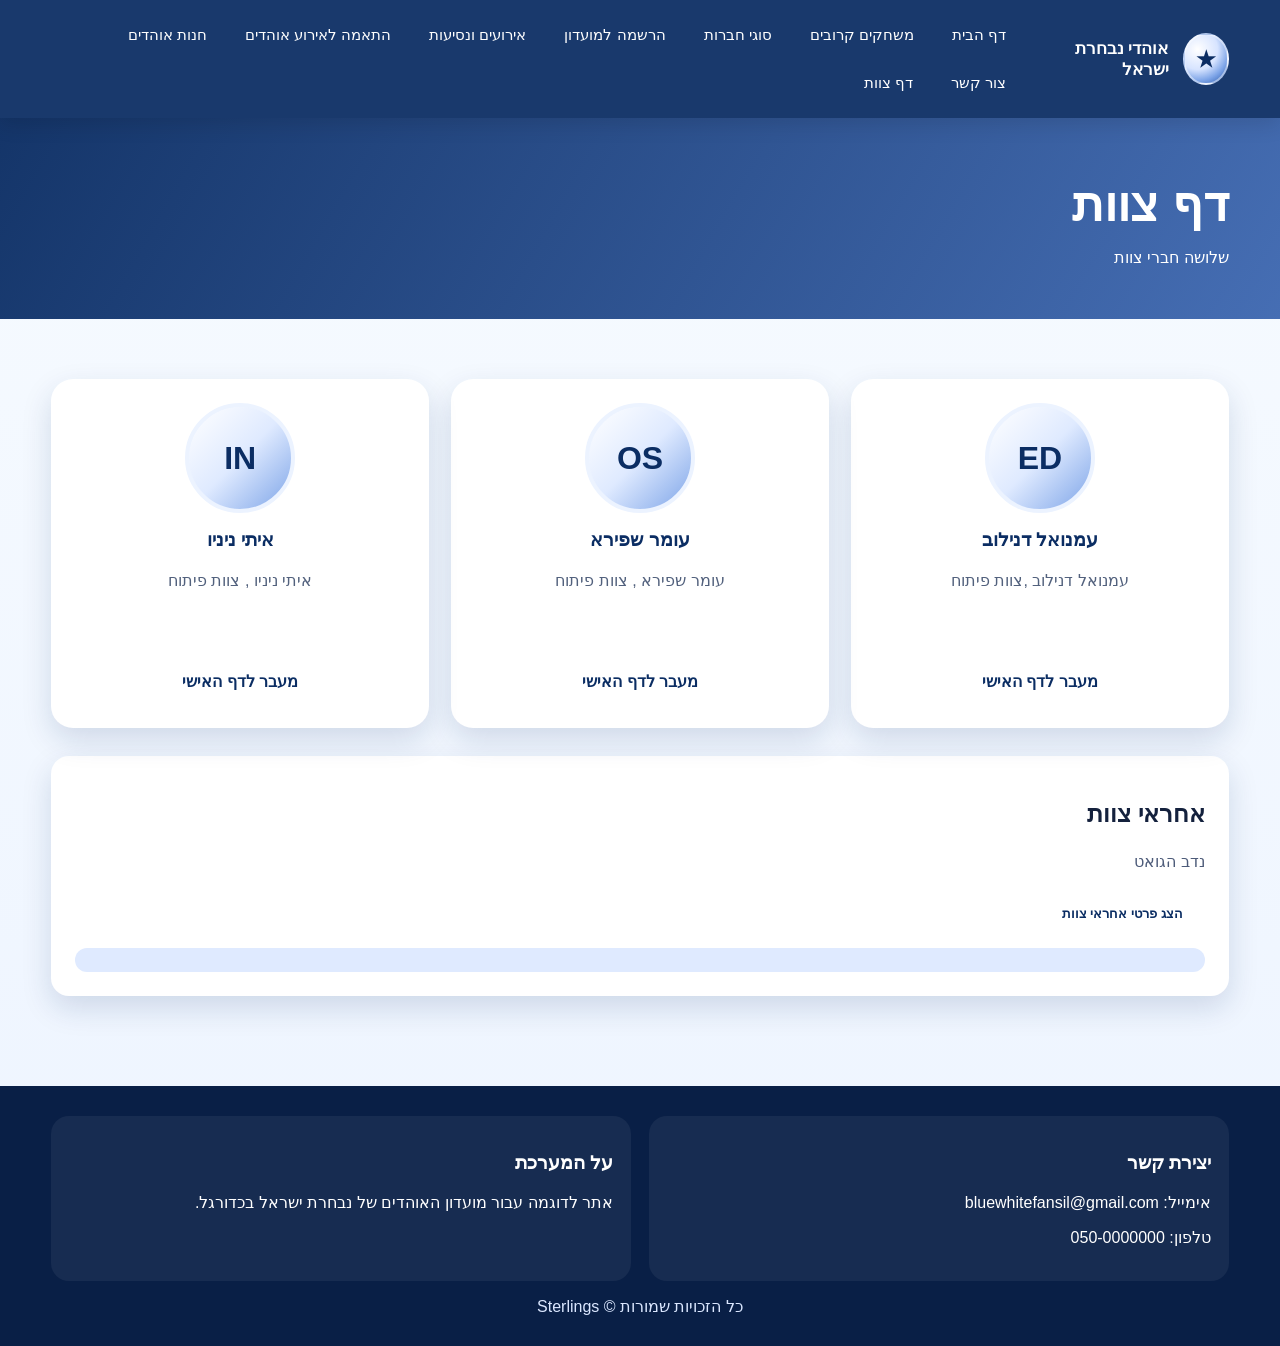
<file: team.html>
<!DOCTYPE html>
<html lang="he">
<head>
    <meta charset="UTF-8">
    <meta name="viewport" content="width=device-width, initial-scale=1.0">
    <title>דף צוות</title>
    <link rel="stylesheet" href="style.css">
    <script src="script.js"></script>
</head>
<body>

<header>
    <div class="navbar">
        <div class="brand">
            <div class="logo-circle">★</div>
            <div>אוהדי נבחרת ישראל</div>
        </div>
        <nav class="nav-links">
            <a href="index.html">דף הבית</a>
            <a href="games.html">משחקים קרובים</a>
            <a href="join.html">סוגי חברות</a>
            <a href="join_db.php">הרשמה למועדון</a>
            <a href="events.html">אירועים ונסיעות</a>
            <a href="fan_event_check.html">התאמה לאירוע אוהדים</a>
            <a href="shop.html">חנות אוהדים</a>
            <a href="contact.html">צור קשר</a>
            <a href="team.html">דף צוות</a>
        </nav>
    </div>
</header>

<section class="page-hero">
    <div class="container">
        <h1>דף צוות</h1>
        <p>שלושה חברי צוות </p>
    </div>
</section>

<section class="section">
    <div class="container">
        <div class="team-grid">
            <div class="team-card">
                <div class="avatar">ED</div>
                <h3>עמנואל דנילוב</h3>
                <p> עמנואל דנילוב ,צוות פיתוח</p>
                <a class="btn btn-primary" href="member1.html">מעבר לדף האישי</a>
            </div>
            <div class="team-card">
                <div class="avatar">OS</div>
                <h3>עומר שפירא</h3>
                <p>עומר שפירא , צוות פיתוח</p>
                <a class="btn btn-primary" href="member2.html">מעבר לדף האישי</a>
            </div>
            <div class="team-card">
                <div class="avatar">IN</div>
                <h3>איתי ניניו</h3>
                <p>איתי ניניו , צוות פיתוח</p>
                <a class="btn btn-primary" href="member3.html">מעבר לדף האישי</a>
            </div>
        </div>

        <div class="panel" style="margin-top: 28px;">
            <h2>אחראי צוות</h2>
            <p class="meta">נדב הגואט</p>
            <button class="btn btn-primary" onclick="showLeaderDetails()">הצג פרטי אחראי צוות</button>
            <div class="notice" id="leaderResult"></div>
        </div>
    </div>
</section>

<footer>
    <div class="footer-grid">
        <div class="footer-box">
            <h3>יצירת קשר</h3>
            <p>אימייל: bluewhitefansil@gmail.com</p>
            <p>טלפון: 050-0000000</p>
        </div>
        <div class="footer-box">
            <h3>על המערכת</h3>
            <p>אתר לדוגמה עבור מועדון האוהדים של נבחרת ישראל בכדורגל.</p>
        </div>
    </div>
    <div class="small-center">כל הזכויות שמורות © Sterlings </div>
</footer>

</body>
</html>
</file>
<file: style.css>
* {
    box-sizing: border-box;
}

#welcomeResult {
    border: 2px solid #1f4fa3;
}


.benefits-list,
.external-links {
    text-align: right;
    line-height: 2;
    font-size: 1.05rem;
}

.benefits-list li,
.external-links li {
    margin-bottom: 8px;
}

.external-links a {
    color: #1f4fa3;
    font-weight: bold;
}

.external-links a:hover {
    text-decoration: underline;
}


.games-table-box {
    width: 85%;
    max-width: 900px;
    margin: 0 auto 30px auto;
    padding: 25px;
    text-align: center;
}

.games-table-box h2 {
    color: #0b2d63;
    margin-bottom: 20px;
}

.games-table {
    width: 100%;
    border-collapse: collapse;
    margin: 0 auto;
    text-align: center;
    background-color: white;
    border-radius: 14px;
    overflow: hidden;
}

.games-table th {
    background-color: #0b2d63;
    color: white;
    padding: 14px;
    font-size: 1rem;
}

.games-table td {
    border: 1px solid #c9d7f4;
    padding: 13px;
    background-color: #fbfdff;
    color: #14213d;
}

.games-table tr:hover td {
    background-color: #edf4ff;
}

.media-box {
    text-align: center;
    margin-bottom: 25px;
}

.media-box video,
.media-box audio {
    max-width: 100%;
    border-radius: 16px;
}

:root {
    --blue-dark: #0b2d63;
    --blue: #1f4fa3;
    --blue-light: #dfeaff;
    --text: #14213d;
    --shadow: 0 12px 30px rgba(11, 45, 99, 0.15);
    --radius: 18px;
}

body {
    margin: 0;
    font-family: Arial, sans-serif;
    direction: rtl;
    color: var(--text);
    background: linear-gradient(180deg, #f7fbff 0%, #edf4ff 100%);
}

a { text-decoration: none; }

header {
    position: sticky;
    top: 0;
    z-index: 1000;
    background: rgba(11, 45, 99, 0.94);
    box-shadow: 0 6px 20px rgba(0,0,0,0.12);
}

.navbar {
    width: min(1180px, 92%);
    margin: 0 auto;
    display: flex;
    align-items: center;
    justify-content: space-between;
    padding: 16px 0;
    gap: 20px;
}

.brand {
    display: flex;
    align-items: center;
    gap: 14px;
    color: white;
    font-weight: bold;
    font-size: 1.05rem;
}

.logo-circle {
    width: 52px;
    height: 52px;
    border-radius: 50%;
    background: radial-gradient(circle at 30% 30%, #ffffff, #d7e4ff 45%, #7ea5e8 70%, #1f4fa3 100%);
    display: flex;
    align-items: center;
    justify-content: center;
    color: var(--blue-dark);
    font-size: 1.4rem;
    border: 2px solid rgba(255,255,255,0.45);
}

.nav-links {
    display: flex;
    flex-wrap: wrap;
    gap: 10px;
}

.nav-links a {
    color: white;
    padding: 10px 14px;
    border-radius: 999px;
    transition: 0.25s;
    font-size: 0.95rem;
}

.nav-links a:hover {
    background: rgba(255,255,255,0.16);
}

.container {
    width: min(1180px, 92%);
    margin: 0 auto;
}

.hero {
    min-height: 86vh;
    display: flex;
    align-items: center;
    background-image:
        linear-gradient(120deg, rgba(11,45,99,0.94), rgba(31,79,163,0.78)),
        url("stadium.jpg");
    background-size: cover;
    background-position: center;
    color: white;
}

.hero-grid {
    display: grid;
    grid-template-columns: 1.2fr 0.9fr;
    gap: 30px;
    align-items: center;
    padding: 56px 0;
}

.hero-card {
    background: rgba(255,255,255,0.12);
    border: 1px solid rgba(255,255,255,0.18);
    border-radius: 28px;
    padding: 30px;
    box-shadow: var(--shadow);
}

.hero h1 {
    margin: 0 0 16px;
    font-size: clamp(2rem, 4vw, 3.6rem);
    line-height: 1.15;
}

.hero p {
    font-size: 1.08rem;
    line-height: 1.8;
    margin-bottom: 22px;
}

.hero-actions {
    display: flex;
    flex-wrap: wrap;
    gap: 12px;
}

.home-logo {
    display: block;
    width: 220px;
    max-width: 80%;
    margin: 0 auto 25px auto;
    filter: drop-shadow(0 10px 20px rgba(0,0,0,0.25));
}

.btn {
    display: inline-block;
    border: none;
    border-radius: 999px;
    padding: 13px 22px;
    cursor: pointer;
    font-weight: bold;
    transition: transform 0.2s, opacity 0.2s;
}

.btn:hover {
    transform: translateY(-2px);
    opacity: 0.95;
}

.btn-primary {
    background: white;
    color: var(--blue-dark);
}

.panel {
    background: white;
    border-radius: var(--radius);
    box-shadow: var(--shadow);
    padding: 24px;
}

.hero-form .panel h3 {
    margin-top: 0;
    color: var(--blue-dark);
}

.form-row {
    display: flex;
    flex-direction: column;
    gap: 8px;
    margin-bottom: 14px;
}

label {
    font-weight: bold;
    color: var(--blue-dark);
}

input, select, textarea {
    width: 100%;
    padding: 13px 14px;
    border: 1px solid #c9d7f4;
    border-radius: 12px;
    font-size: 1rem;
    background: #fbfdff;
}

textarea {
    resize: vertical;
    min-height: 110px;
}

.notice {
    margin-top: 14px;
    background: var(--blue-light);
    color: var(--blue-dark);
    border-radius: 12px;
    padding: 12px 14px;
    min-height: 24px;
    line-height: 1.7;
}

.section {
    padding: 60px 0;
}

.section-title {
    text-align: center;
    margin-bottom: 26px;
}

.section-title h2 {
    margin: 0 0 8px;
    color: var(--blue-dark);
    font-size: 2rem;
}

.section-title p {
    margin: 0;
    color: #4e5e7d;
}

.cards {
    display: grid;
    grid-template-columns: repeat(3, 1fr);
    gap: 22px;
}

.card {
    background: white;
    border-radius: var(--radius);
    box-shadow: var(--shadow);
    overflow: hidden;
    transition: transform 0.2s;
}

.card:hover {
    transform: translateY(-4px);
}

.card-top {
    height: 150px;
    background:
        linear-gradient(120deg, rgba(11,45,99,0.95), rgba(31,79,163,0.8)),
        radial-gradient(circle at 20% 30%, rgba(255,255,255,0.3), transparent 30%);
}

.card-body {
    padding: 20px;
}

.card h3 {
    margin-top: 0;
    color: var(--blue-dark);
}

.meta {
    color: #4d5b79;
    line-height: 1.8;
}

.split {
    display: grid;
    grid-template-columns: 1fr 1fr;
    gap: 22px;
}

.banner {
    background: linear-gradient(135deg, var(--blue-dark), var(--blue));
    color: white;
    border-radius: 24px;
    padding: 30px;
    box-shadow: var(--shadow);
}

.price-tag {
    display: inline-block;
    background: #eff5ff;
    color: var(--blue-dark);
    font-weight: bold;
    padding: 8px 12px;
    border-radius: 999px;
}

.team-grid {
    display: grid;
    grid-template-columns: repeat(3, 1fr);
    gap: 22px;
}

.team-card {
    background: white;
    border-radius: 22px;
    box-shadow: var(--shadow);
    text-align: center;
    padding: 24px;
}

.avatar {
    width: 110px;
    height: 110px;
    margin: 0 auto 16px;
    border-radius: 50%;
    background: linear-gradient(135deg, #ffffff, #dfeaff, #7ea5e8);
    border: 4px solid #ecf3ff;
    display: flex;
    align-items: center;
    justify-content: center;
    color: var(--blue-dark);
    font-size: 2rem;
    font-weight: bold;
}

.team-card h3 {
    margin: 10px 0 8px;
    color: var(--blue-dark);
}

.team-card p {
    color: #52617d;
    line-height: 1.7;
    min-height: 76px;
}

footer {
    margin-top: 30px;
    background: #091f46;
    color: white;
    padding: 30px 0;
}

.footer-grid {
    width: min(1180px, 92%);
    margin: 0 auto;
    display: grid;
    grid-template-columns: 1fr 1fr;
    gap: 18px;
}

.footer-box {
    background: rgba(255,255,255,0.06);
    border-radius: 18px;
    padding: 18px;
}

.small-center {
    text-align: center;
    padding-top: 16px;
    color: #dbe7ff;
}

.page-hero {
    padding: 58px 0 36px;
    background: linear-gradient(120deg, rgba(11,45,99,0.96), rgba(31,79,163,0.82));
    color: white;
}

.page-hero h1 {
    margin: 0 0 10px;
    font-size: clamp(2rem, 4vw, 3rem);
}

.choice-row {
    display: flex;
    align-items: center;
    justify-content: flex-start;
    gap: 10px;
    direction: rtl;
    margin: 8px 0;
}

.choice-row input {
    width: auto;
    margin: 0;
}

.choice-row label {
    margin: 0;
    color: #0b2d63;
    font-weight: bold;
}

.member-layout {
    padding: 55px 0;
}

.member-card {
    background: white;
    box-shadow: var(--shadow);
    border-radius: 26px;
    padding: 30px;
    display: grid;
    grid-template-columns: 280px 1fr;
    gap: 28px;
    align-items: start;
}

.member-photo {
    border-radius: 22px;
    min-height: 320px;
    overflow: hidden;
    background: #ffffff;
    display: flex;
    align-items: center;
    justify-content: center;
}

.profile-img {
    width: 100%;
    height: 100%;
    object-fit: contain;
    display: block;
}
.member-info h2 {
    margin-top: 0;
    color: var(--blue-dark);
}

.back-link {
    display: inline-block;
    margin-top: 10px;
    color: var(--blue);
    font-weight: bold;
}

.badge-row {
    display: flex;
    flex-wrap: wrap;
    gap: 10px;
    margin: 18px 0;
}

.badge {
    background: #edf4ff;
    color: var(--blue-dark);
    padding: 9px 12px;
    border-radius: 999px;
    font-weight: bold;
}

@media screen and (max-width: 980px) {
    .hero-grid,
    .cards,
    .split,
    .team-grid,
    .footer-grid,
    .member-card {
        grid-template-columns: 1fr;
    }

    .navbar {
        flex-direction: column;
        align-items: stretch;
    }

    .nav-links {
        justify-content: center;
    }
}

@media screen and (max-width: 640px) {
    .hero-card,
    .panel,
    .member-card,
    .team-card {
        padding: 20px;
    }

    .hero {
        min-height: auto;
    }

    .hero-grid {
        padding: 34px 0;
    }

    .nav-links a {
        font-size: 0.9rem;
        padding: 9px 12px;
    }

    .section {
        padding: 42px 0;
    }
    .games-table-box {
        width: 95%;
        padding: 15px;
    }

    .games-table th,
    .games-table td {
        padding: 9px;
        font-size: 0.85rem;
    }
}
</file>
